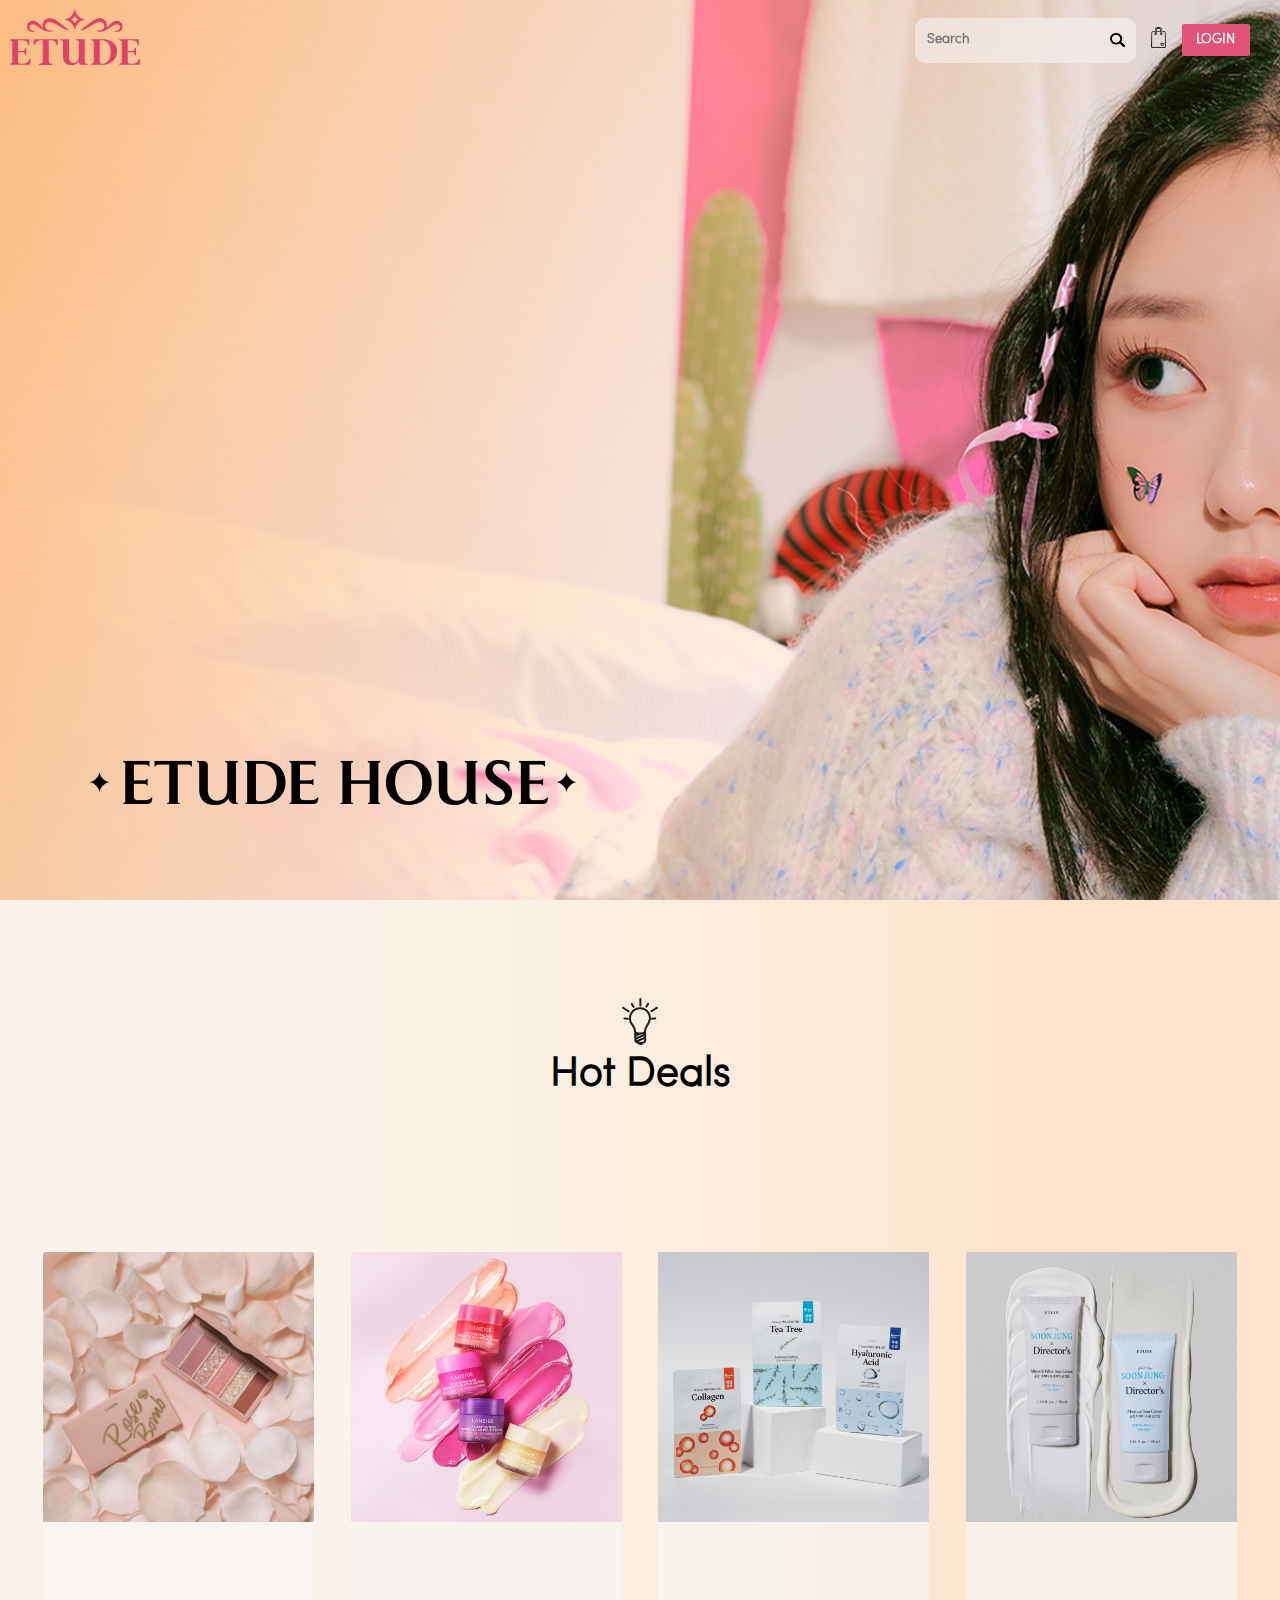
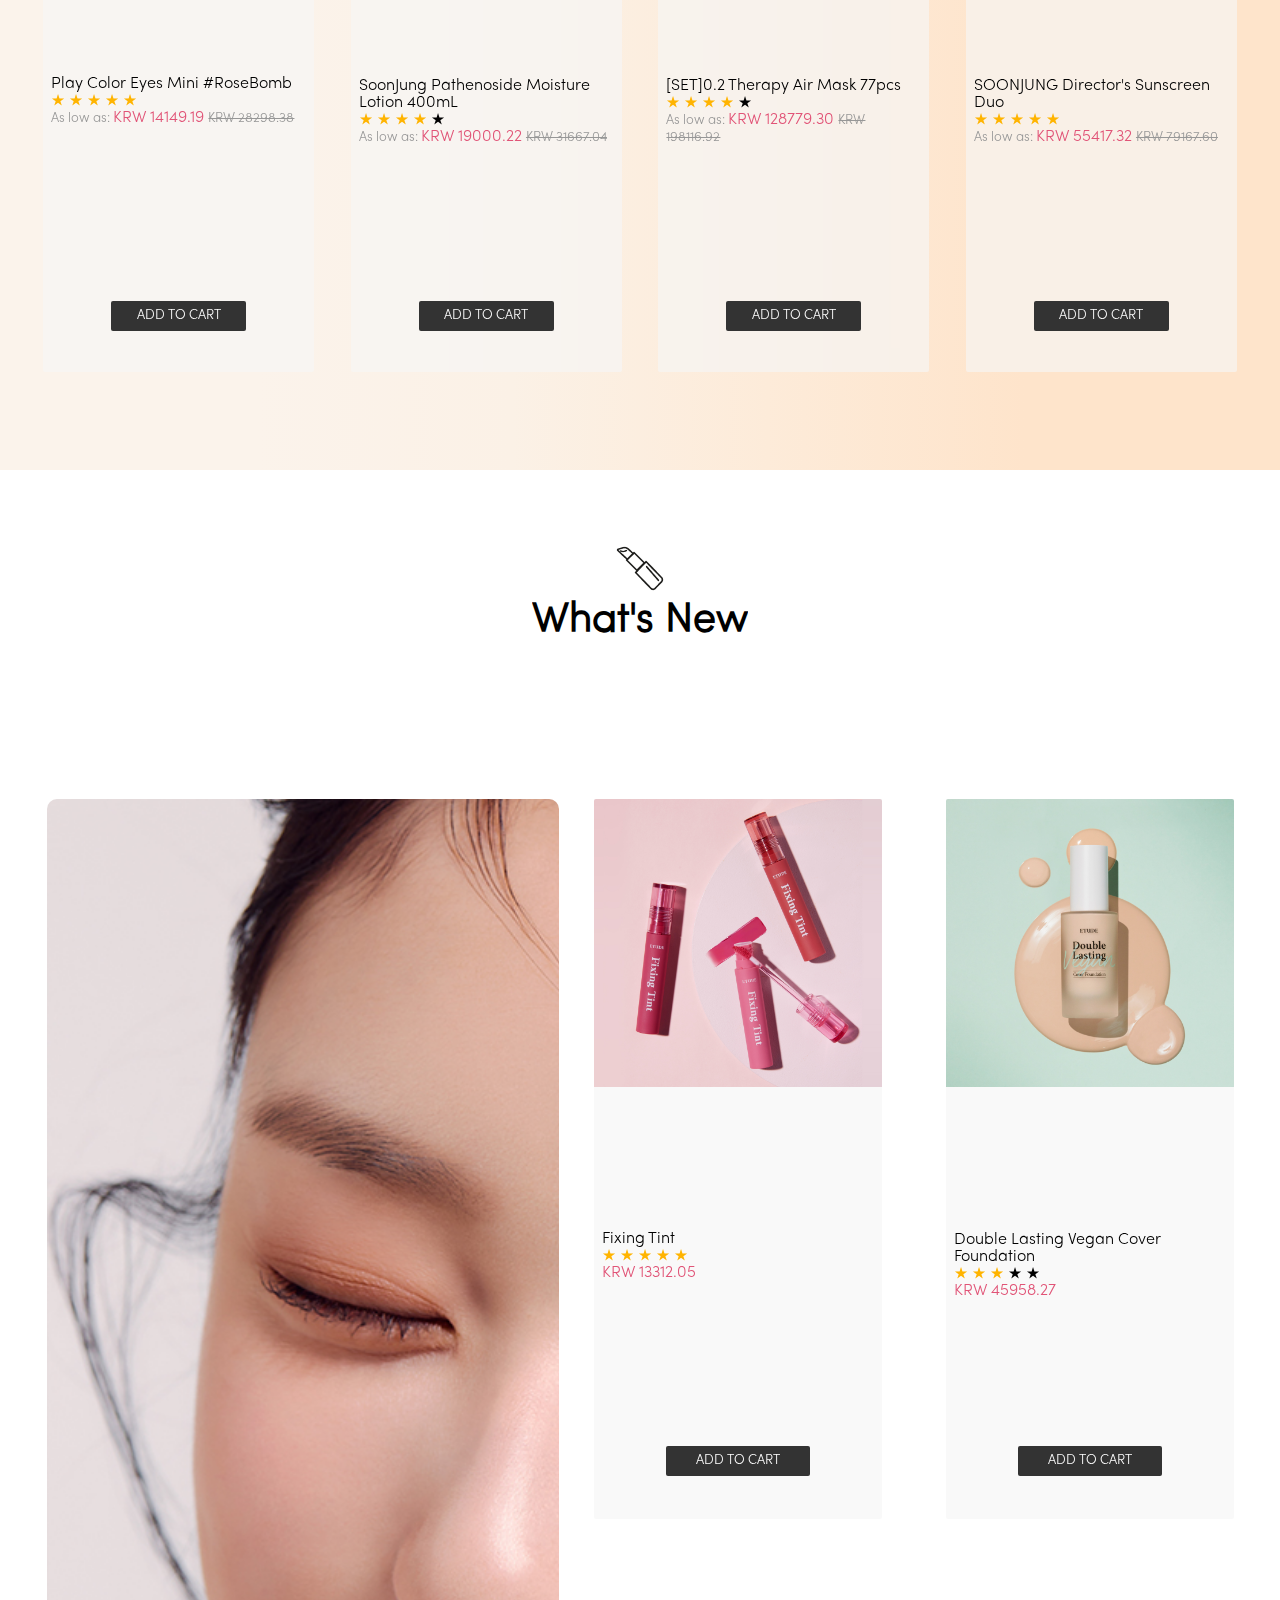
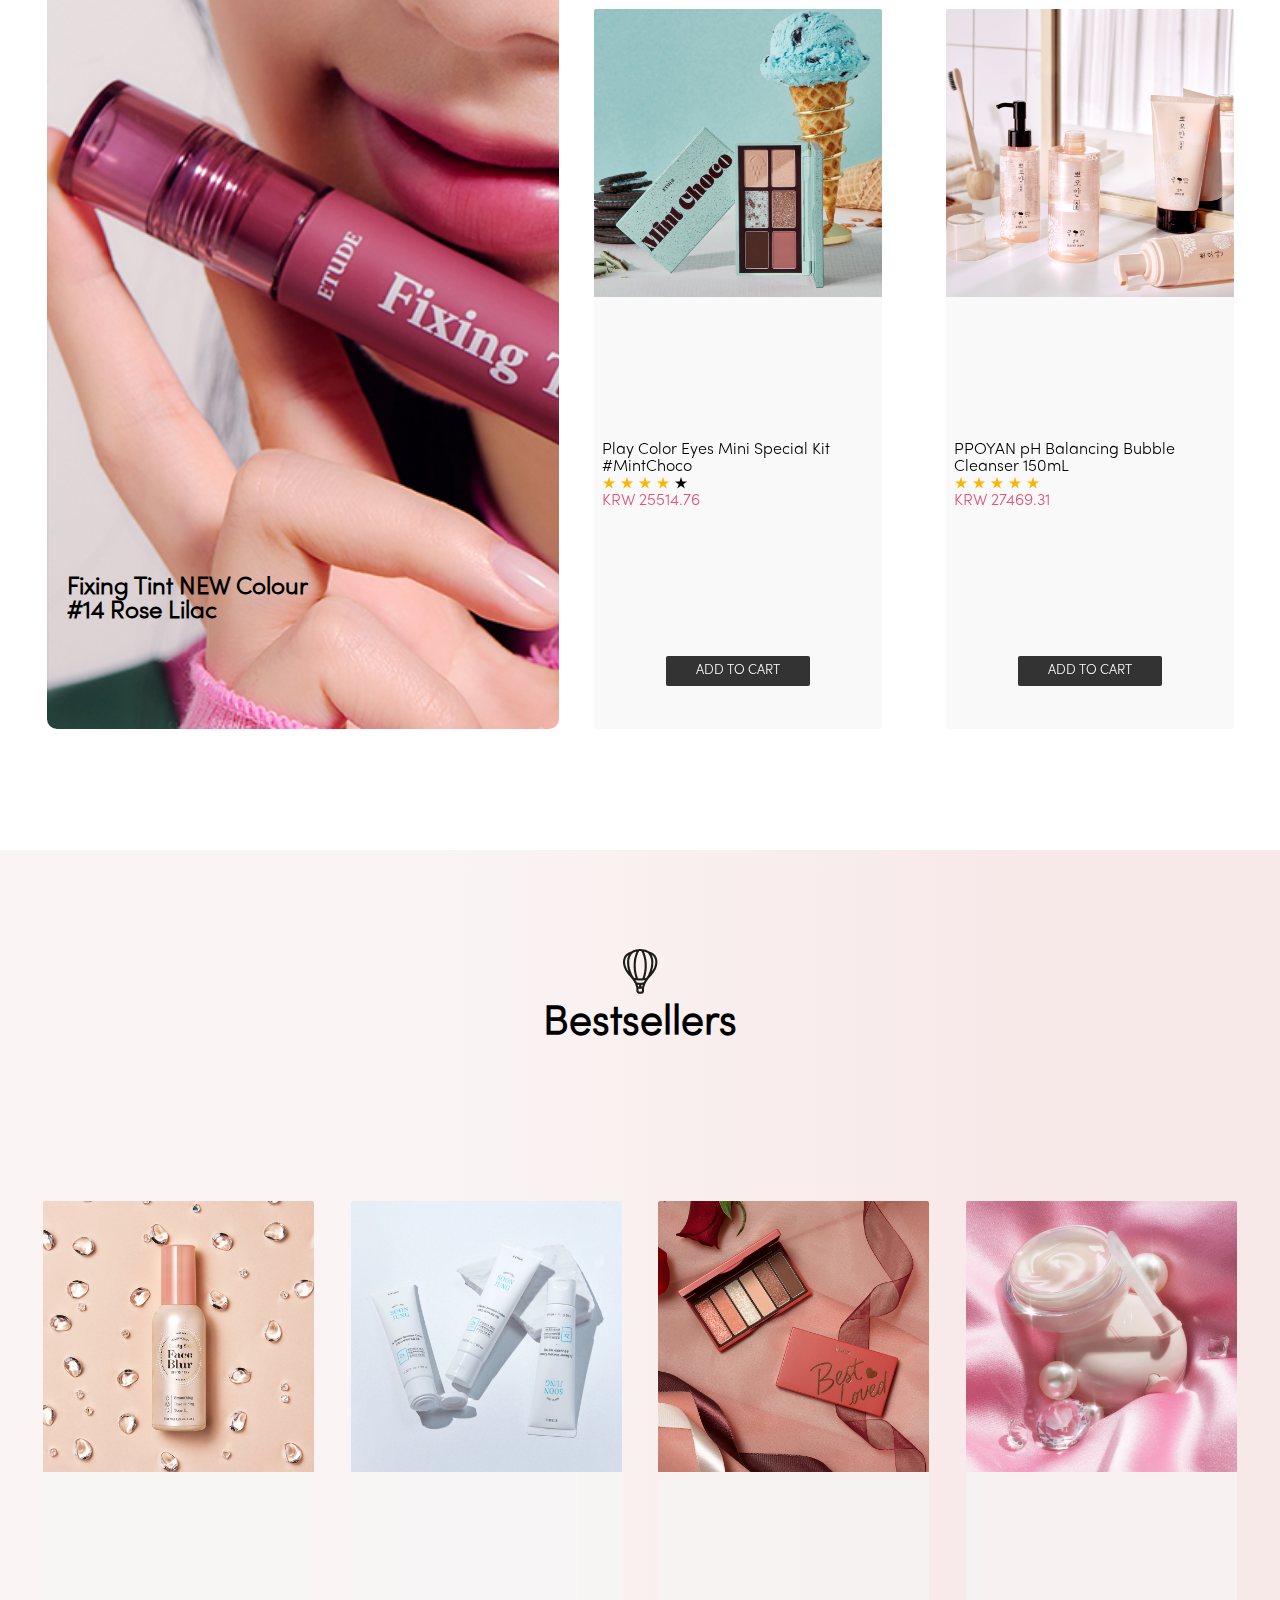
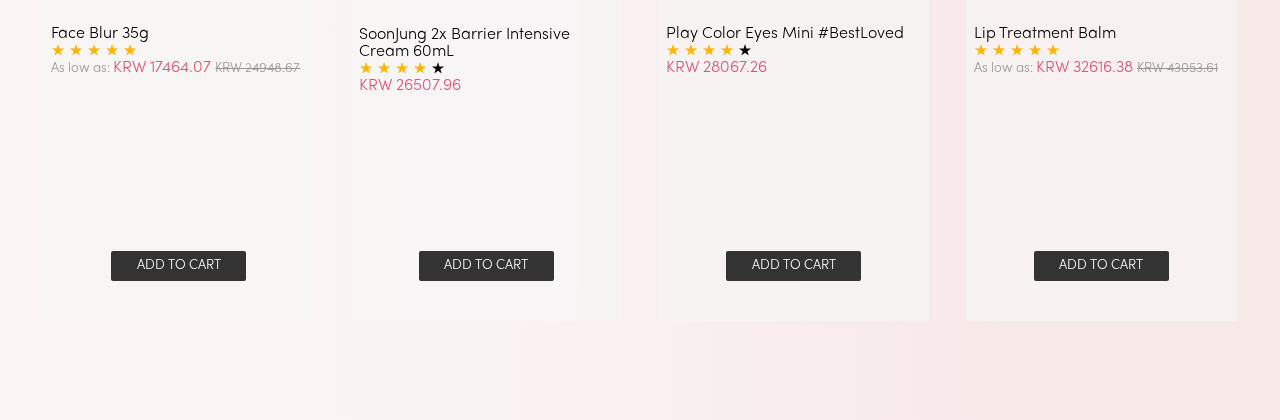
<file: Etude/index.html>
<!DOCTYPE html>
<html lang="en">
<head>
    <meta charset="UTF-8">
    <meta http-equiv="X-UA-Compatible" content="IE=edge">
    <meta name="viewport" content="width=device-width, initial-scale=1.0">
    <title>Play Pink, Play ETUDE</title>
    <link href="style.css" rel="stylesheet">
</head>
<body>
    <header>
        <nav>
            <div class="etude_logo">
                <a href="./index.html"><img src="./Nav_images/etude_logo.png" alt="etude_logo"/></a>
            </div>
            <div class="nav_menu">
                <input type="text" required placeholder="Search" class="Search" id="Search" name="Search"/>
                <img src="./Nav_images/search_icon.png" alt="search-icon" class="nav_menu_images" id="magnifier"/>
                <a href="./index.html"><img src="./Nav_images/cart_icon.png" alt="cart-icon" class="nav_menu_images" id="cart" /></a>
                <button type="submit" name="Login" class="Login" id="Login">LOGIN</button>
            </div>
        </nav>
    </header>
    <div class="image_1">
        <a href="#"> <img src="./Nav_images/etude-house-logo.png" alt="Etude House" ></a>
    </div>
    <main>


        <div class="Hot-Deals">
            <div class="hot-deals-heading">
                <img src="./Hot_deals/hot-deals.png" alt="Hot-Deals">
                <h3>Hot Deals</h3>
            </div>
            <div class="hot-deals-items">
                <div class="hot-deals-item-1"> 
                    <img src="./Hot_deals/hot-deals-item-1.jpg" alt="Play Color Eyes Mini #RoseBomb">
                    <div class="hot-deals-item-1-information">
                        <a href="#" class="items">Play Color Eyes Mini #RoseBomb</a>
                        <div class="reviews">
                            <span class="checked">★</span>
                            <span class="checked">★</span>
                            <span class="checked">★</span>
                            <span class="checked">★</span>
                            <span class="checked">★</span>
                        </div>
                        <p><small>As low as: </small><span class="etude-pink">KRW 14149.19 </span><small class="strike">KRW 28298.38</small></p>
                    </div>
                    <button type="submit" class="Add-to-Cart">ADD TO CART</button>
                </div>
                <div class="hot-deals-item-2">
                    <img src="./Hot_deals/hot-deals-item-2.jpg" alt="SoonJung Pathenoside Moisture Lotion 400mL">
                    <div class="hot-deals-item-2-information">
                        <a href="#" class="items">SoonJung Pathenoside Moisture Lotion 400mL</a>
                        <div class="reviews">
                            <span class="checked">★</span>
                            <span class="checked">★</span>
                            <span class="checked">★</span>
                            <span class="checked">★</span>
                            <span>★</span>
                        </div>
                        <p><small>As low as: </small><span class="etude-pink">KRW 19000.22 </span><small class="strike">KRW 31667.04</small></p>
                    </div>
                    <button type="submit" class="Add-to-Cart">ADD TO CART</button>
                </div>
                <div class="hot-deals-item-3">
                    <img src="Hot_deals/hot-deals-item-3.jpg" alt="[SET] 0.2 Therapy Air Mask 77pcs">
                    <div class="hot-deals-item-3-information">
                        <a href="#" class="items">[SET]0.2 Therapy Air Mask 77pcs</a>
                        <div class="reviews">
                            <span class="checked">★</span>
                            <span class="checked">★</span>
                            <span class="checked">★</span>
                            <span class="checked">★</span>
                            <span>★</span>
                        </div>
                        <p><small>As low as: </small><span class="etude-pink">KRW 128779.30 </span><small class="strike">KRW 198116.92</small></p>
                    </div>
                    <button type="submit" class="Add-to-Cart">ADD TO CART</button>
                </div>
                <div class="hot-deals-item-4">
                    <img src="./Hot_deals/hot-deals-item-4.jpg" alt="SOONJUNG Director's Sunscreen Duo">
                    <div class="hot-deals-item-4-information">
                        <a href="#" class="items">SOONJUNG Director's Sunscreen Duo</a>
                        <div class="reviews">
                            <span class="checked">★</span>
                            <span class="checked">★</span>
                            <span class="checked">★</span>
                            <span class="checked">★</span>
                            <span class="checked">★</span>
                        </div>
                        <p><small>As low as: </small><span class="etude-pink">KRW 55417.32 </span><small class="strike">KRW 79167.60</small></p>
                    </div>
                    <button type="submit" class="Add-to-Cart">ADD TO CART</button>
                </div>
            </div> 
        </div>



        <div class="Whats-New">
            <div class="whats-new-heading">
                <img src="./Whats_new/whats_new.png" alt="What's New">
                <h3>What's New</h3>
            </div>
            <div class="whats-new-items">
                <div class="fixed-image">
                    <span class="new-color">
                        <h2>Fixing Tint NEW Colour
                            <br>
                            #14 Rose Lilac
                        </h2>
                    </span>
                </div> 
                <div class="other-items">
                    <div class="row-1">
                        <div class="whats-new-item-1">
                            <img src="./Whats_new/Whats-new-item-1.jpg" alt="Fixing Tint">
                            <div class="whats-new-item-1-information">
                                <a href="#" class="items">Fixing Tint</a>
                                <div class="reviews">
                                    <span class="checked">★</span>
                                    <span class="checked">★</span>
                                    <span class="checked">★</span>
                                    <span class="checked">★</span>
                                    <span class="checked">★</span>
                                </div>
                                <p><span class="etude-pink">KRW 13312.05</span></p>
                            </div>
                            <button type="submit" class="Add-to-Cart">ADD TO CART</button>
                        </div>
                        <div class="whats-new-item-2">
                            <img src="./Whats_new/Whats-new-item-2.jpg" alt="Double Lasting Vegan Cover Foundation">
                            <div class="whats-new-item-2-information">
                                <a href="#" class="items">Double Lasting Vegan Cover Foundation</a>
                                <div class="reviews">
                                    <span class="checked">★</span>
                                    <span class="checked">★</span>
                                    <span class="checked">★</span>
                                    <span>★</span>
                                    <span>★</span>
                                </div>
                                <p><span class="etude-pink">KRW 45958.27 </span></p>
                            </div>
                            <button type="submit" class="Add-to-Cart">ADD TO CART</button>
                        </div>
                    </div>
                    <div class="row-2">
                        <div class="whats-new-item-3">
                            <img src="./Whats_new/Whats-new-item-3.jpg" alt="Play Color Eyes Mini Special Kit #MintChoco">
                            <div class="whats-new-item-3-information">
                                <a href="#" class="items">Play Color Eyes Mini Special Kit #MintChoco</a>
                                <div class="reviews">
                                    <span class="checked">★</span>
                                    <span class="checked">★</span>
                                    <span class="checked">★</span>
                                    <span class="checked">★</span>
                                    <span>★</span>
                                </div>
                                <p><span class="etude-pink">KRW 25514.76 </span></p>
                            </div>
                            <button type="submit" class="Add-to-Cart">ADD TO CART</button>
                        </div>
                        <div class="whats-new-item-4">
                            <img src="./Whats_new/Whats-new-item-4.jpg" alt="PPOYAN pH Balancing Bubble Cleanser 150mL">
                            <div class="whats-new-item-4-information">
                                <a href="#" class="items">PPOYAN pH Balancing Bubble Cleanser 150mL</a>
                                <div class="reviews">
                                    <span class="checked">★</span>
                                    <span class="checked">★</span>
                                    <span class="checked">★</span>
                                    <span class="checked">★</span>
                                    <span class="checked">★</span>
                                </div>
                                <p><span class="etude-pink">KRW 27469.31 </span></p>
                            </div>
                            <button type="submit" class="Add-to-Cart">ADD TO CART</button>
                        </div>
                    </div>
                </div>
            </div>
        </div>



        <div class="Bestsellers">
            <div class="bestsellers-heading">
                <img src="./Bestsellers/bestsellers.png" alt="Bestsellers">
                <h3>Bestsellers</h3>
            </div>
            <div class="bestsellers-items">
                <div class="bestsellers-item-1"> 
                    <img src="./Bestsellers/best-seller-item-1.jpg" alt="Face Blur 35g">
                    <div class="bestsellers-item-1-information">
                        <a href="#" class="items">Face Blur 35g</a>
                        <div class="reviews">
                            <span class="checked">★</span>
                            <span class="checked">★</span>
                            <span class="checked">★</span>
                            <span class="checked">★</span>
                            <span class="checked">★</span>
                        </div>
                        <p><small>As low as: </small><span class="etude-pink">KRW 17464.07 </span><small class="strike">KRW 24948.67</small></p>
                    </div>
                    <button type="submit" class="Add-to-Cart">ADD TO CART</button>
                </div>
                <div class="bestsellers-item-2">
                    <img src="./Bestsellers/best-seller-item-2.jpg" alt="SoonJung 2x Barrier Intensive Cream 60mL">
                    <div class="bestsellers-item-2-information">
                        <a href="#" class="items">SoonJung 2x Barrier Intensive Cream 60mL</a>
                        <div class="reviews">
                            <span class="checked">★</span>
                            <span class="checked">★</span>
                            <span class="checked">★</span>
                            <span class="checked">★</span>
                            <span>★</span>
                        </div>
                        <p><span class="etude-pink">KRW 26507.96 </span></p>
                    </div>
                    <button type="submit" class="Add-to-Cart">ADD TO CART</button>
                </div>
                <div class="bestsellers-item-3">
                    <img src="./Bestsellers/best-seller-item-3.jpg" alt="Play Color Eyes Mini #BestLoved">
                    <div class="bestsellers-item-3-information">
                        <a href="#" class="items">Play Color Eyes Mini #BestLoved</a>
                        <div class="reviews">
                            <span class="checked">★</span>
                            <span class="checked">★</span>
                            <span class="checked">★</span>
                            <span class="checked">★</span>
                            <span>★</span>
                        </div>
                        <p><span class="etude-pink">KRW 28067.26 </span></p>
                    </div>
                    <button type="submit" class="Add-to-Cart">ADD TO CART</button>
                </div>
                <div class="bestsellers-item-4">
                    <img src="./Bestsellers/best-seller-item-4.jpg" alt="Curl Fix Mascara">
                    <div class="bestsellers-item-4-information">
                        <a href="#" class="items">Lip Treatment Balm</a>
                        <div class="reviews">
                            <span class="checked">★</span>
                            <span class="checked">★</span>
                            <span class="checked">★</span>
                            <span class="checked">★</span>
                            <span class="checked">★</span>
                        </div>
                        <p><small>As low as: </small><span class="etude-pink">KRW 32616.38 </span><small class="strike">KRW 43053.61</small></p>
                    </div>
                    <button type="submit" class="Add-to-Cart">ADD TO CART</button>
                </div>
            </div> 
        </div>
    </main>
    <!-- <footer>
        <div class="foot">
        </div>
    </footer> -->
</body>
</html>
</file>
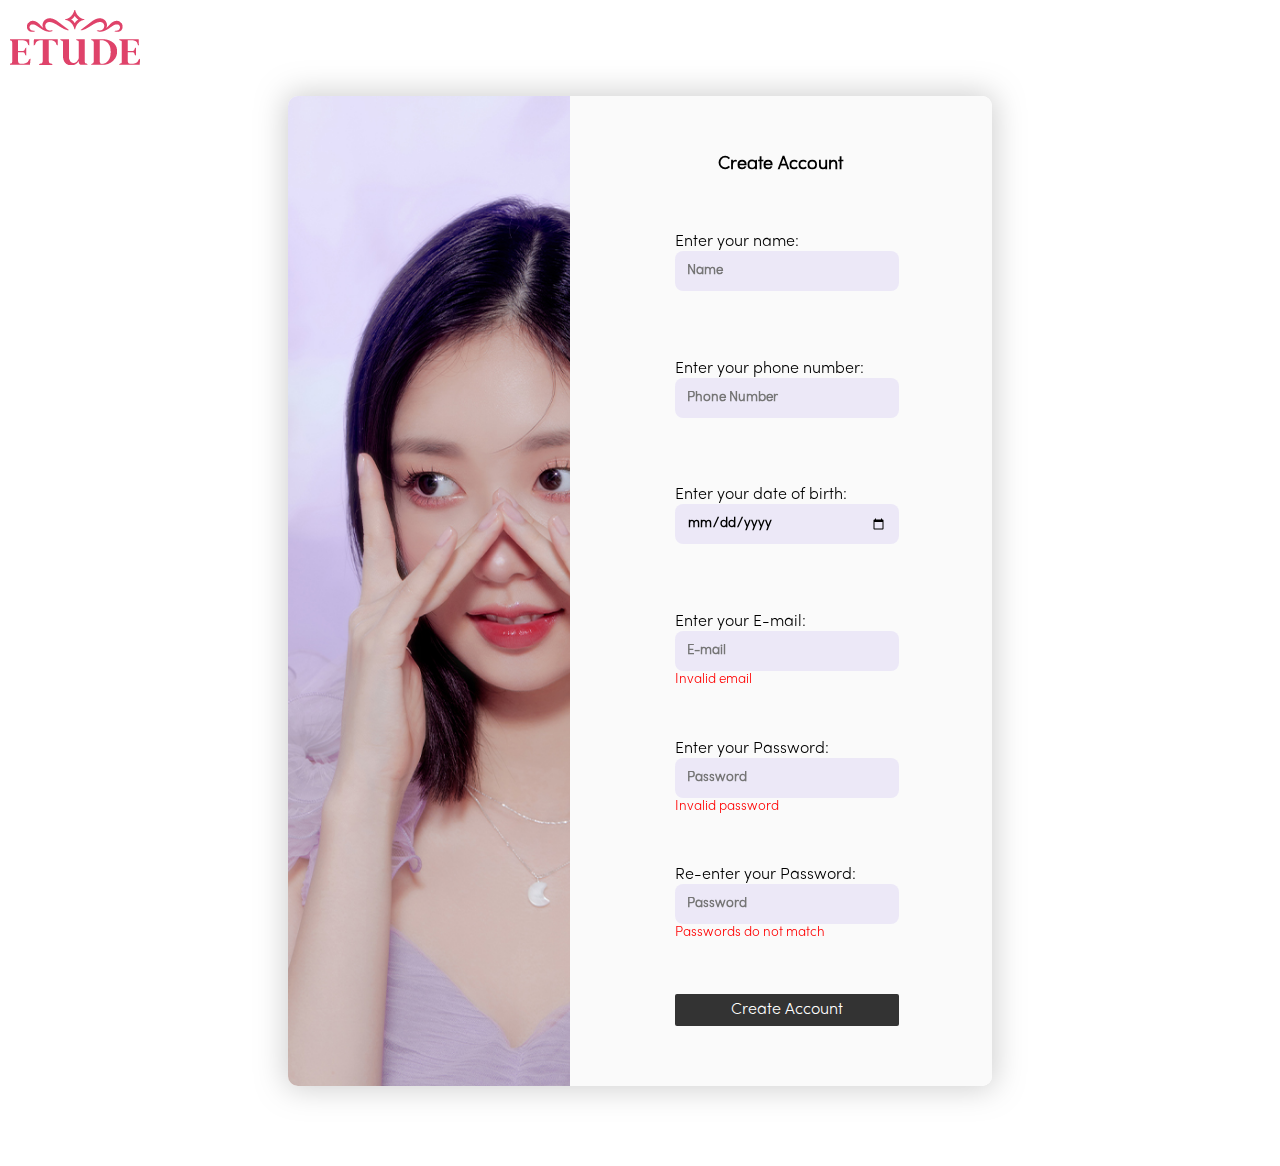
<file: Etude/Create Account/index.html>
<!DOCTYPE html>
<html lang="en">
<head>
    <meta charset="UTF-8">
    <meta http-equiv="X-UA-Compatible" content="IE=edge">
    <meta name="viewport" content="width=device-width, initial-scale=1.0">
    <title>Create Account</title>
    <link href="style.css" rel="stylesheet">
    <script type="text/javascript" src="script.js"></script>
</head>
<body>
    <header>
        <nav>
                <a href="../index.html"><img src="../Nav_images/etude_logo.png" alt="etude_logo"/></a>
        </nav>
    </header>
        <div class="container">
            <div class="image"></div>
            <div class="credentials">
                <p class="heading">Create Account</p>
                <form action="createAccount.html" method="post">
                    <div class="details">
                        <div class="user-name">
                            Enter your name:
                            <br>
                            <input type="text" placeholder="Name" name="name" class="name" id="name" required>
                        </div>
                        <div class="user-phone">
                            Enter your phone number:
                            <br>
                            <input type="tel" placeholder="Phone Number" name="phone" class="phone" id="phone" required>
                        </div>
                        <div class="user-dob">
                            Enter your date of birth:
                            <br>
                            <input type="date" placeholder="Date" name="date" class="date" id="date" required>
                        </div>
                        <div class="user-email">
                            Enter your E-mail:
                            <br>
                            <input type="email" placeholder="E-mail" name="email" class="email" id="email" required oninput="validateEmail()"><small id="emailValidation">Invalid email</small>
                        </div>
                        <div class="user-password">
                            Enter your Password:
                            <br>
                            <input type="password" placeholder="Password" name="password" class="password" id="password" required oninput="validatePassword()">
                            <small class="firstPassword">Invalid password</small>
                        </div>
                        <div class="re-enter-password">
                            Re-enter your Password:
                            <br>
                            <input type="password" placeholder="Password" name="password2" class="password2" id="password2" required oninput="secondPassword()">
                            <small id="secondPassword">Passwords do not match</small>
                        </div>
                        <button type="submit" class="createAccount">Create Account</button>
                    </div>
                </form>
            </div>
        </div>
</body>
</html>
</file>
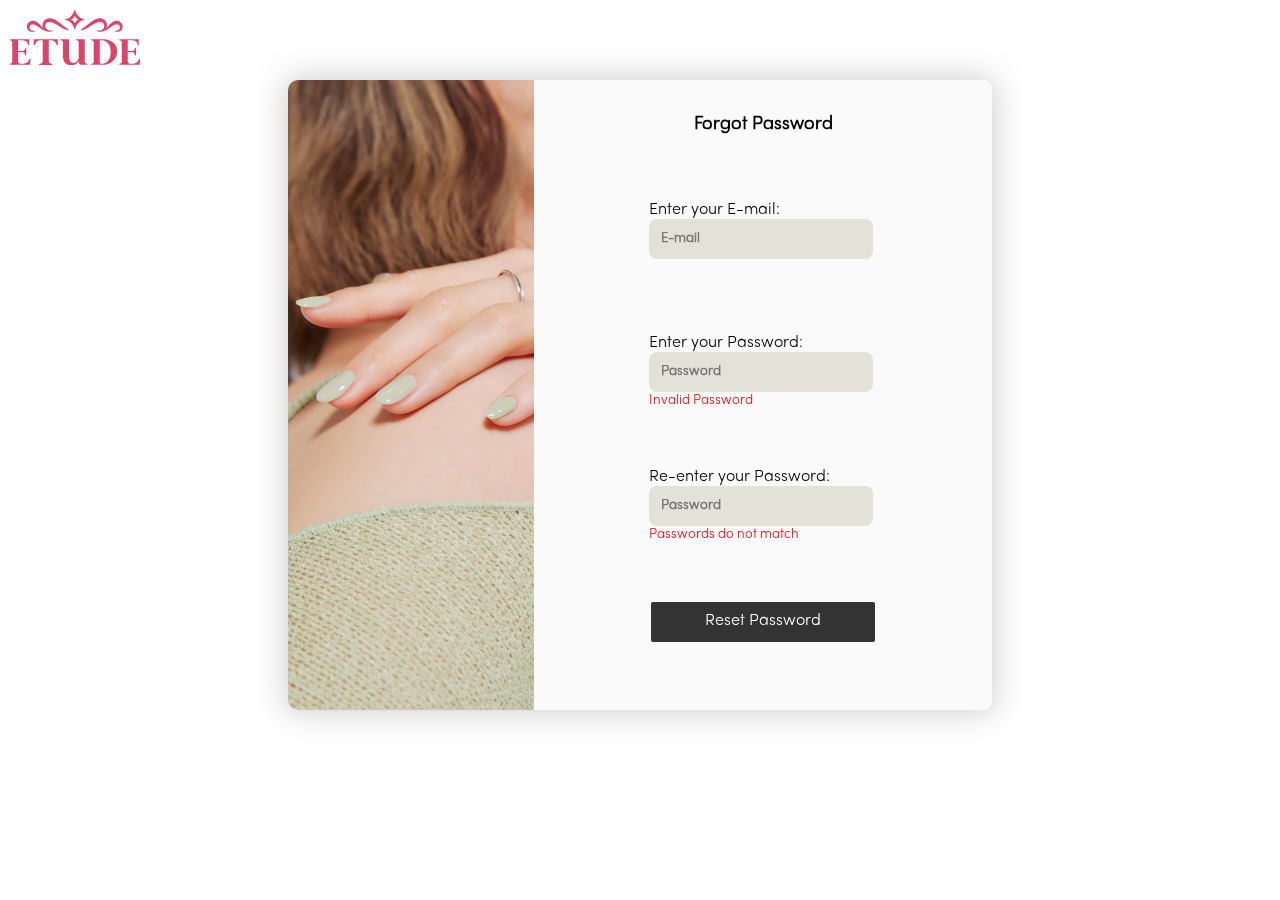
<file: Etude/Forgot Password/index.html>
<!DOCTYPE html>
<html lang="en">
<head>
    <meta charset="UTF-8">
    <meta http-equiv="X-UA-Compatible" content="IE=edge">
    <meta name="viewport" content="width=device-width, initial-scale=1.0">
    <title>Forgot Password</title>
    <link href="style.css" rel="stylesheet">
</head>
<body>
    <header>
        <nav>
                <a href="../index.html"><img src="../Nav_images/etude_logo.png" alt="etude_logo"/></a>
        </nav>
    </header>
    <main>
        <div class="container">
            <div class="image"></div>
            <div class="credentials">
                <p class="heading">Forgot Password</p>
                <form action="#" method="post">
                    <div class="details">
                        <div class="user-email">
                            Enter your E-mail:
                            <br>
                            <input type="email" placeholder="E-mail" name="email" class="email" id="email" required>
                        </div>
                        <div class="user-password">
                            Enter your Password:
                            <br>
                            <input type="password" placeholder="Password" name="password" class="password" id="password" required>
                            <small>Invalid Password</small>
                        </div>
                        <div class="re-enter-password">
                            Re-enter your Password:
                            <br>
                            <input type="password" placeholder="Password" name="password2" class="password2" id="password2" required>
                            <small>Passwords do not match</small>
                        </div>
                        <button type="submit" class="resetPassword">Reset Password</button>
                    </div>
                </form>
            </div>
        </div>
    </main>
</body>
</html>
</file>
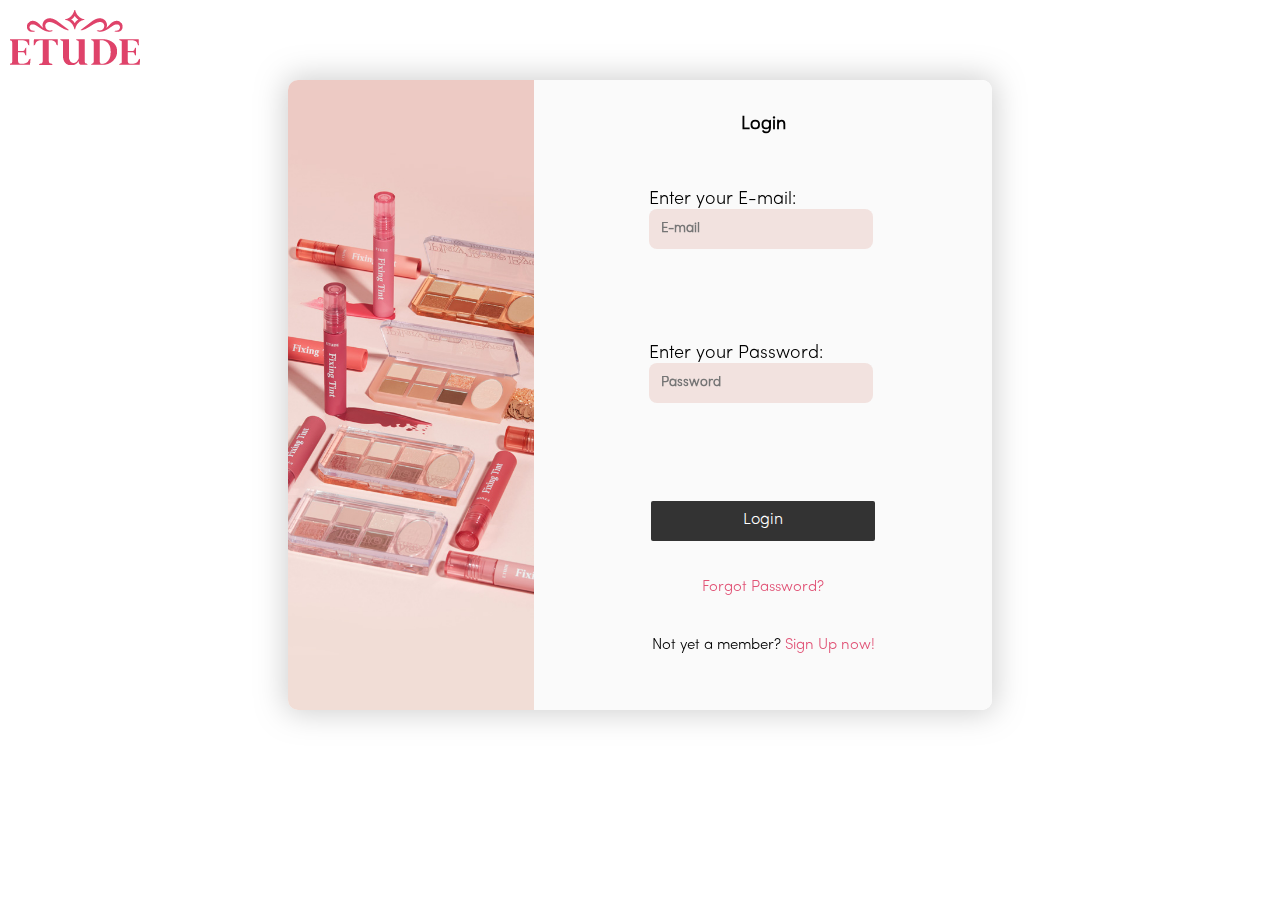
<file: Etude/Login/index.html>
<!DOCTYPE html>
<html lang="en">
<head>
    <meta charset="UTF-8">
    <meta http-equiv="X-UA-Compatible" content="IE=edge">
    <meta name="viewport" content="width=device-width, initial-scale=1.0">
    <title>Login</title>
    <link href="style.css" rel="stylesheet">
</head>
<body>
    <header>
        <nav>
                <a href="../index.html"><img src="../Nav_images/etude_logo.png" alt="etude_logo"/></a>
        </nav>
    </header>
    <body>
        <div class="container">
            <div class="image"></div>
            <div class="credentials">
                <p>Login</p>
                <form action="\" method="post">
                    <div class="details">
                        <div class="user-email">
                            Enter your E-mail:
                            <br>
                            <input type="email" placeholder="E-mail" name="email" class="email" id="email" required>
                        </div>
                        <div class="user-password">
                            Enter your Password:
                            <br>
                            <input type="password" placeholder="Password" name="password" class="password" id="password" required>
                        </div>
                        <button type="submit" class="Login">Login</button>
                    
                        <small><a href="../Forgot Password/index.html">Forgot Password?</a></small>
                        <small>Not yet a member? <a href="../Create Account/index.html">Sign Up now!</a></small>
                    </div>
                </form>
            </div>
        </div>
    </body>
</body>
</html>
</file>
<file: Etude/style.css>
@font-face {
    font-family: "sofiapro-light";
    src: url("./Fonts/sofiapro-light.otf");
}

*{
    margin: 0;
    padding: 0;
    font-family: "sofiapro-light",sans-serif;
    box-sizing: border-box;
    overflow-x: hidden;
}

header{
    position:fixed;
    background-color: rgba(255, 255, 255, 0);
    z-index:10;
}

nav{
    padding:10px;
    width:100vw;
    height:max-content;
    display:flex;
    justify-content: space-between;
    align-items: center;
}



.nav_menu{
    margin-right:15px;
    width:27%;
    height:45px;
    display: flex;
    justify-content:space-between;
    align-items: center;
}

/* images of cart and search */
.nav_menu img{
    width:15px;
}

.image_1{
    width:100vw;
    height:100vh;
    background-image: url("./Nav_images/Vegan_Foundation.jpg");
    background-size: cover;
}

.image_1 a{
    text-decoration: none;
    color:black;
    position: relative;
    top:50%;
    font-size:25px;
    font-weight:900;
}

input[type="text"]{
    width:65%;
    height:100%;
    padding: 12px;
    border-radius:10px;
    font-weight:bold;
    border: none;
    background-color: rgba(245, 245, 245, 0.541);
    backdrop-filter:blur(30px);
    position:relative;
}

#magnifier{
    position:absolute;
    right:155px;
}

#cart{
    margin: 0 15px;
}

button.Login{
    width:20%;
    height:70%;
    margin-right:5px;
    border-radius:2px;
    border:none;
    background-color:#e15477;
    font-weight:bold;
    color:white;
}

button.Login:hover{
    cursor: pointer;
    box-shadow: 4.5px 4.5px 5px rgba(225, 84, 119, 0.311);
    transform:scale(1.005);
}

.Hot-Deals{
    width:100vw;
    height:130vh;
    padding: 20px 25px;
    background: rgb(251,243,235);
    background: linear-gradient(90deg, rgba(251,243,235,1) 20%, rgba(251,241,230,1) 40%, rgba(253,235,217,1) 60%, rgba(254,228,203,1) 80%);
    display: flex;
    flex-direction: column;
    justify-content: space-around;
    align-items: center;
}

a.items{
    text-decoration: none;
    font-size: medium;
    font-weight:550;
}

a.items:link, a.items:visited{
    color:black;
}

a.items:hover{
    color:#e15477;
}

.hot-deals-heading,.whats-new-heading,.bestsellers-heading{
    text-align: center;
    font-size: 35px;
    font-weight: bolder;
}

.hot-deals-items,.bestsellers-items{
    display: flex;
    flex-direction: row;
    justify-content: space-around;
    align-items: center;
}

.hot-deals-item-1 img,.hot-deals-item-2 img,.hot-deals-item-3 img,.hot-deals-item-4 img,.whats-new-item-1 img,.whats-new-item-2 img,.whats-new-item-3 img,.whats-new-item-4 img,.bestsellers-item-1 img,.bestsellers-item-2 img,.bestsellers-item-3 img,.bestsellers-item-4 img{
    width:100%;

}

.hot-deals-item-1,.hot-deals-item-2,.hot-deals-item-3,.hot-deals-item-4,.bestsellers-item-1,.bestsellers-item-2,.bestsellers-item-3,.bestsellers-item-4{
    width:22%;
    height:80vh;
    border-radius: 2px;
    background-color: rgba(245, 245, 245, 0.646);
    backdrop-filter:blur(30px);
    display:flex;
    flex-direction: column;
    justify-content:space-between;
}

button.Add-to-Cart{
    width:50%;
    height: 30px;
    margin-left:25%;
    margin-bottom: 15%;
    border-radius:2px;
    border:none;
    background-color:#333333;
    font-weight:400;
    color:white;
}

button.Add-to-Cart:hover{
    background-color:#f5d4dd;
    color:#d54e73;
}

.etude-pink{
    color:#e15477;
}

#cart:hover,#magnifier:hover{
    transform:scale(1.035);
}

small{
    color:#979797;
}

small.strike{
    text-decoration: line-through;
}

span.checked{
    color:#ffb400;
}

.hot-deals-item-1-information,.hot-deals-item-2-information,.hot-deals-item-3-information,.hot-deals-item-4-information,.whats-new-item-1-information,.whats-new-item-2-information,.whats-new-item-3-information,.whats-new-item-4-information,.bestsellers-item-1-information,.bestsellers-item-2-information,.bestsellers-item-3-information,.bestsellers-item-4-information{
    padding: 2px 8px;
}

span.new-color{
    position: relative;
    top:90%;
    left:20px;
}

.Whats-New{
    width:100vw;
    height:220vh;
    padding: 20px 25px;
    display:flex;
    flex-direction:column;
    justify-content:space-around;
    align-items: center;
}

.whats-new-items{
    display:flex;
    flex-direction:row;
    justify-content:space-around;
    align-items: center;
}

.fixed-image{
    margin-right:35px;
    width:40vw;
    height:170vh;
    background-image: url("./Whats_new/fixing_tint_rose_lilac_thum_02.jpg");
    background-repeat: no-repeat;
    background-size: cover;
    border-radius: 10px;
    position: relative;
}



.other-items{
    width:50vw;
    height:180vh;
    display:flex;
    flex-direction: column;
    justify-content:space-around;
    align-items: center;
}

.row-1,.row-2{
    height:60%;
    display:flex;
    justify-content:space-between;
    align-items: center;
}

.row-1{
    position:relative;
}

.whats-new-item-1,.whats-new-item-2,.whats-new-item-3,.whats-new-item-4{
    width:45%;
    height:80vh;
    border-radius: 2px;
    background-color: rgba(245, 245, 245, 0.646);
    backdrop-filter:blur(30px);
    display:flex;
    flex-direction: column;
    justify-content:space-between;
}

.whats-new-item-1-information,.bestsellers-item-1-information,.bestsellers-item-3-information,.bestsellers-item-4-information,.hot-deals-item-1-information{
    position:relative;
    bottom:10px;
}

.Bestsellers{
    width:100vw;
    height:130vh;
    padding: 20px 25px;
    background: rgb(251,244,244);
    background: linear-gradient(90deg, rgba(251,244,244,1) 20%, rgba(250,243,243,1) 40%, rgba(249,237,237,1) 60%, rgba(248,233,233,1) 80%);
    display: flex;
    flex-direction: column;
    justify-content: space-around;
    align-items: center;
}
</file>
<file: Etude/Create Account/style.css>
@font-face {
    font-family: "sofiapro-light";
    src: url("./Fonts/sofiapro-light.otf");
}

*{
    margin: 0;
    padding: 0;
    font-family: "sofiapro-light",sans-serif;
    box-sizing: border-box;
}

header nav{
    padding: 10px;
    z-index:2;
}


.image{
    width:40%;
    height:100%;
    background-image: url("./Create-account.jpg");
    background-size:cover;
    background-repeat: no-repeat;
    border-top-left-radius: 10px;
    border-bottom-left-radius: 10px;
}

.container{
    width:55vw;
    height:110vh;
    margin:auto;
    margin-bottom:5rem;
    margin-top:1rem;
    display:flex;
    flex-direction: row;
    justify-content:flex-start;
    align-items:center;
    box-shadow:0px 0px 30px 3px rgba(128, 128, 128, 0.377);
    border-radius: 10px;
}

p.heading{
    font-weight:800;
    font-size: large;
}

input[type="email"],input[type="password"],input[type="text"],input[type="tel"],input[type="date"]{
    width: 14rem;
    height:2.5rem;
    padding: 12px;
    border-radius:8px;
    font-weight:bold;
    border: none;
    background-color: #dfd5f870;
    backdrop-filter:blur(30px);
}

.credentials{
    width:60%;
    height:100%;
    background-color: rgba(245, 245, 245, 0.537);
    backdrop-filter:blur(30px);
    border-top-right-radius: 10px;
    border-bottom-right-radius: 10px;
    font-size: medium;
    display:flex;
    flex-direction:column;
    justify-content:space-evenly;
    align-items:center;
}

form{
    width:100%;
    height:80%;
}

.details{
    width:inherit;
    height:100%;
    display:flex;
    flex-direction:column;
    justify-content:space-evenly;
    align-items:center;
}

button{
    width: 14rem;
    height: 2.5rem;
    border-radius:2px;
    border:none;
    background-color:#333333;
    font-weight:300;
    font-size:medium;
    color:white;
    position:relative;
    left:6px;
}

button:hover{
    background-color:#dfd5f870;
    color:black;
}

.user-email,.user-password,.re-enter-password,.user-name,.user-phone,.user-dob{
    width:50%;
    height:20%;
}

small{
    color:red;
}
</file>
<file: Etude/Forgot Password/style.css>
@font-face {
    font-family: "sofiapro-light";
    src: url("./Fonts/sofiapro-light.otf");
}

*{
    margin: 0;
    padding: 0;
    font-family: "sofiapro-light",sans-serif;
    box-sizing: border-box;
}

header nav{
    padding: 10px;
    z-index:2;
}


.image{
    width:35%;
    height:100%;
    background-image: url("./Forgot-password.jpg");
    background-size:cover;
    background-repeat: no-repeat;
    border-top-left-radius: 10px;
    border-bottom-left-radius: 10px;
}

.container{
    width:55vw;
    height:70vh;
    margin:auto;
    display:flex;
    flex-direction: row;
    justify-content:flex-start;
    align-items:center;
    box-shadow:0px 0px 30px 3px rgba(128, 128, 128, 0.377);
    border-radius: 10px;
}

p.heading{
    font-weight:800;
    font-size: large;
    text-align: center;
}

form{
    width:100%;
    height:80%;
}

input[type="email"],input[type="password"]{
    width: 14rem;
    height:2.5rem;
    padding: 12px;
    border-radius:8px;
    font-weight:bold;
    border: none;
    background-color: #cfceba80;
    backdrop-filter:blur(30px);
}

.credentials{
    width:65%;
    height:100%;
    background-color: rgba(245, 245, 245, 0.537);
    backdrop-filter:blur(30px);
    border-top-right-radius: 10px;
    border-bottom-right-radius: 10px;
    font-size: medium;
    display:flex;
    flex-direction:column;
    justify-content:space-evenly;
    align-items:center;
}

/* .details{
    width:100%;
    height:80%;
    display:flex;
    flex-direction:column;
    justify-content:space-around;
    align-items:center;
} */

.details{
    width:inherit;
    height:100%;
    display:flex;
    flex-direction:column;
    justify-content:space-evenly;
    align-items:center;
}

button{
    width: 14rem;
    height: 2.5rem;
    border-radius:2px;
    border:none;
    background-color:#333333;
    font-weight:300;
    font-size:medium;
    color:white;
}

button:hover{
    background-color:#cfceba80;
    color:black;
}

.user-email,.user-password,.re-enter-password{
    width:50%;
    height:20%;
}

small{
    color:red;
}
</file>
<file: Etude/Login/style.css>
@font-face {
    font-family: "sofiapro-light";
    src: url("./Fonts/sofiapro-light.otf");
}

*{
    margin: 0;
    padding: 0;
    font-family: "sofiapro-light",sans-serif;
    box-sizing: border-box;
}

header nav{
    padding: 10px;
    z-index:2;
}


.image{
    width:35%;
    height:100%;
    background-image: url("./Login-picture.jpg");
    background-size: cover;
    border-top-left-radius: 10px;
    border-bottom-left-radius: 10px;
}

.container{
    width:55vw;
    height:70vh;
    margin:auto;
    display:flex;
    flex-direction: row;
    justify-content:flex-start;
    align-items:center;
    box-shadow:0px 0px 30px 3px rgba(128, 128, 128, 0.377);
    border-radius: 10px;
}

p{
    font-weight:800;
    font-size: large;
}

input[type="email"],input[type="password"]{
    width: 14rem;
    height:2.5rem;
    padding: 12px;
    border-radius:8px;
    font-weight:bold;
    border: none;
    background-color: #ecc9c377;
    backdrop-filter:blur(30px);
    position:relative;
}

.credentials{
    width:65%;
    height:100%;
    background-color: rgba(245, 245, 245, 0.537);
    backdrop-filter:blur(30px);
    border-top-right-radius: 10px;
    border-bottom-right-radius: 10px;
    font-size: large;
    display:flex;
    flex-direction:column;
    justify-content:space-evenly;
    align-items:center;
}

.details{
    width:100%;
    height:100%;
    display:flex;
    flex-direction:column;
    justify-content:space-around;
    align-items:center;
}

button{
    width: 14rem;
    height: 2.5rem;
    border-radius:2px;
    border:none;
    background-color:#333333;
    font-weight:300;
    font-size:medium;
    color:white;
    position: relative;
    top:3px;
}

form{
    width:100%;
    height:80%;
    display: flex;
    flex-direction: column;
    justify-content: space-around;
    align-items: center; 
}

button:hover{
    background-color:#ecc9c377;
    color:#e15477;
}

a{
    text-decoration: none;
    color:#e15477;
}

.user-email,.user-password{
    width:50%;
    height:22%;
}
</file>
